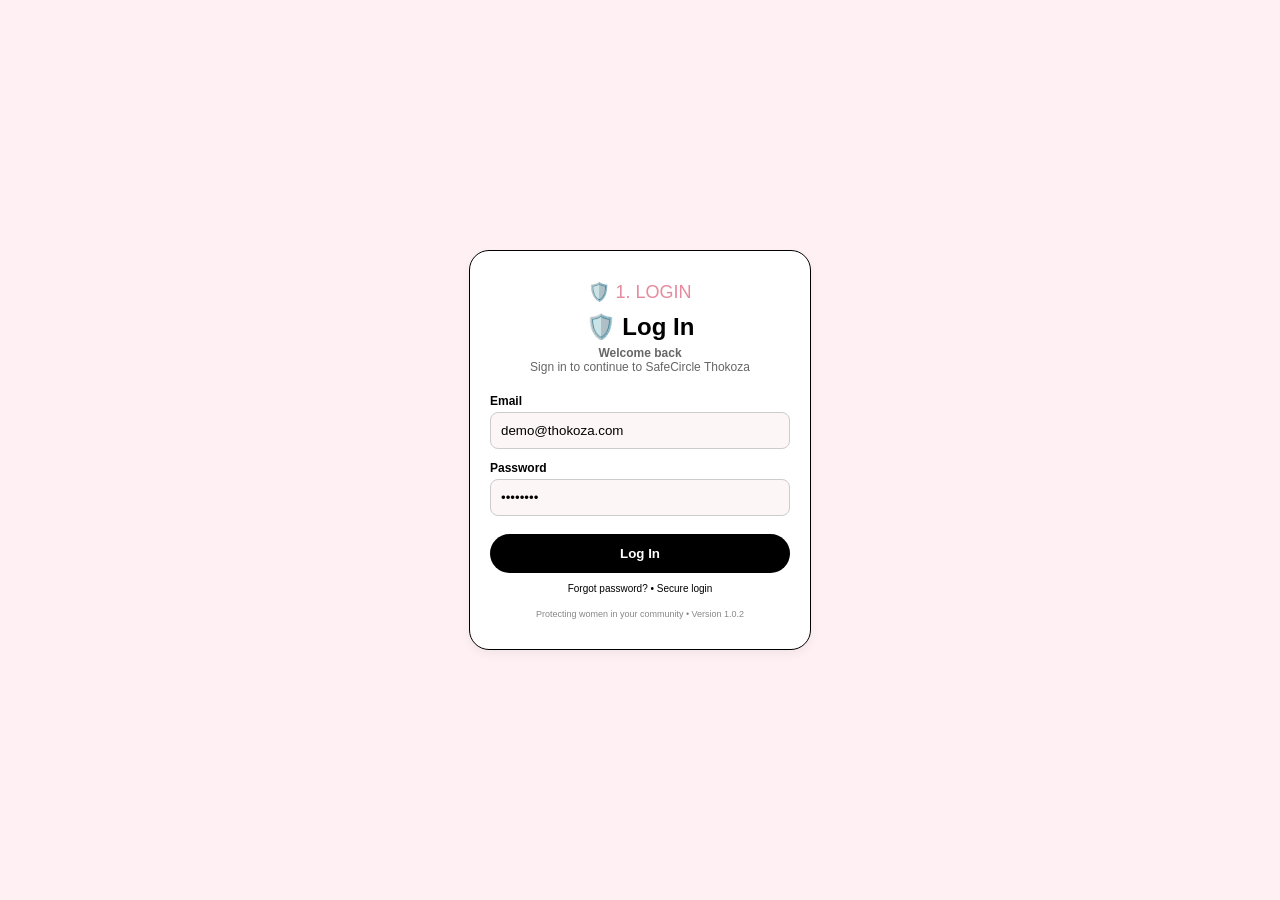
<file: index.html>
<!DOCTYPE html>
<html>
<head>
  <meta name="viewport" content="width=device-width, initial-scale=1.0">
  <title>SafeCircle Thokoza - Login</title>
  <style>
    body { margin:0; font-family: Arial; background: #fff0f3; display:flex; justify-content:center; align-items:center; min-height:100vh; }
    .card { background:white; width:300px; padding:30px 20px; border-radius:20px; border:1.5px solid #000; text-align:center; box-shadow:0 4px 10px rgba(0,0,0,0.05); }
    .shield { color:#e68a9e; font-size:18px; }
    h2 { margin:10px 0 5px; }
    p.small { font-size:12px; color:#666; margin:0 0 20px; }
    label { display:block; text-align:left; font-size:12px; margin:12px 0 4px; font-weight:bold; }
    input { width:100%; padding:10px; border-radius:8px; border:1px solid #ccc; background:#fdf6f6; box-sizing:border-box; }
    .btn { width:100%; background:black; color:white; padding:12px; border-radius:20px; border:none; margin-top:18px; font-weight:bold; cursor:pointer; }
    .links { font-size:10px; margin-top:10px; }
    .footer { font-size:9px; margin-top:15px; color:#888; }
  </style>
</head>
<body>
  <div class="card">
    <div class="shield">🛡️ 1. LOGIN</div>
    <h2>🛡️ Log In</h2>
    <p class="small"><b>Welcome back</b><br>Sign in to continue to SafeCircle Thokoza</p>
    
    <label>Email</label>
    <input type="email" value="demo@thokoza.com">
    
    <label>Password</label>
    <input type="password" value="Demo1234">
    
    <button class="btn" onclick="window.location.href='home.html'">Log In</button>
    
    <div class="links">Forgot password? • Secure login</div>
    <div class="footer">Protecting women in your community • Version 1.0.2</div>
  </div>
  <div id="contactList"></div>
<script>
let myContacts = JSON.parse(localStorage.getItem('myContacts')) || [];
function addContact(){
 let name=document.getElementById('contactName').value;
 let phone=document.getElementById('contactPhone').value;
 if(name && phone){
   myContacts.push({name:name, phone:phone});
   localStorage.setItem('myContacts', JSON.stringify(myContacts));
   alert(name+" saved!");
   location.reload();
 }
}
function showContacts(){
 let list=document.getElementById('contactList');
 if(list){
  list.innerHTML = myContacts.map(c => "<p>👤 "+c.name+" - "+c.phone+"</p>").join('');
 }
}
showContacts();
</script>
</body>
</html>
</file>
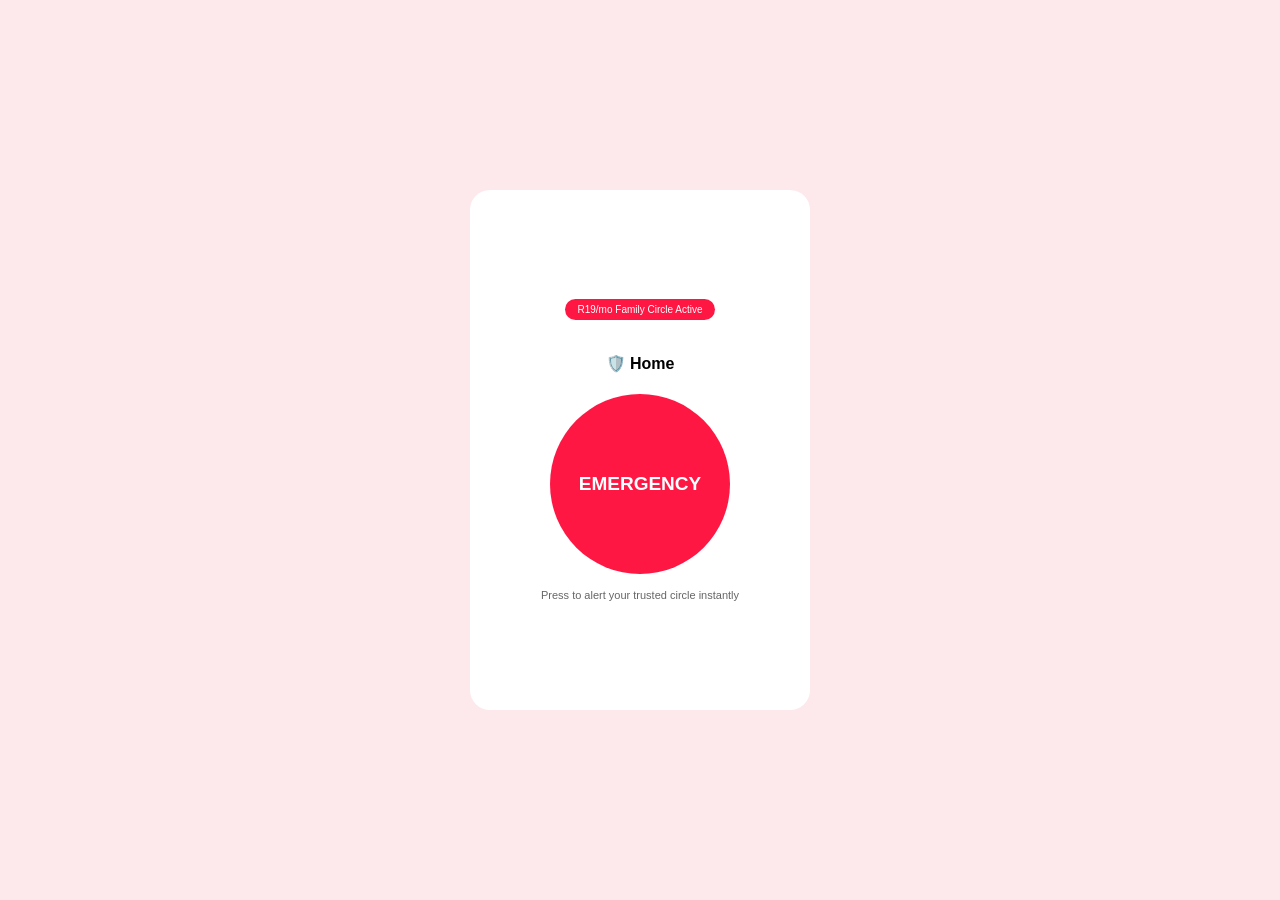
<file: home.html>
<!DOCTYPE html>
<html>
<head>
<meta name="viewport" content="width=device-width, initial-scale=1">
<style>
body{margin:0;background:#FDE8EC;display:flex;justify-content:center;align-items:center;height:100vh;font-family:sans-serif}
.phone{width:340px;height:520px;background:white;border-radius:20px;padding:18px;box-sizing:border-box;text-align:center;display:flex;flex-direction:column;justify-content:center;align-items:center}
.r19{background:#FF1744;color:white;font-size:10px;padding:5px 12px;border-radius:20px;margin-bottom:12px}
@keyframes pulse{0%{transform:scale(1);box-shadow:0 0 0 0 rgba(255,23,68,0.7)}70%{transform:scale(1.08);box-shadow:0 0 0 25px rgba(255,23,68,0)}100%{transform:scale(1);box-shadow:0 0 0 0 rgba(255,23,68,0)}}
.btn{width:180px;height:180px;background:#FF1744;color:white;border-radius:50%;border:none;font-size:19px;font-weight:bold;animation:pulse 1.8s infinite;cursor:pointer}
.small{font-size:11px;color:#666;margin-top:15px}
</style>
</head>
<body>
<div class="phone">
<span class="r19">R19/mo Family Circle Active</span>
<h4>🛡️ Home</h4>
<a href="sos-active.html" style="text-decoration:none"><button class="btn">EMERGENCY</button></a>
<div class="small">Press to alert your trusted circle instantly</div>
</div>
</body>
</html>
</file>
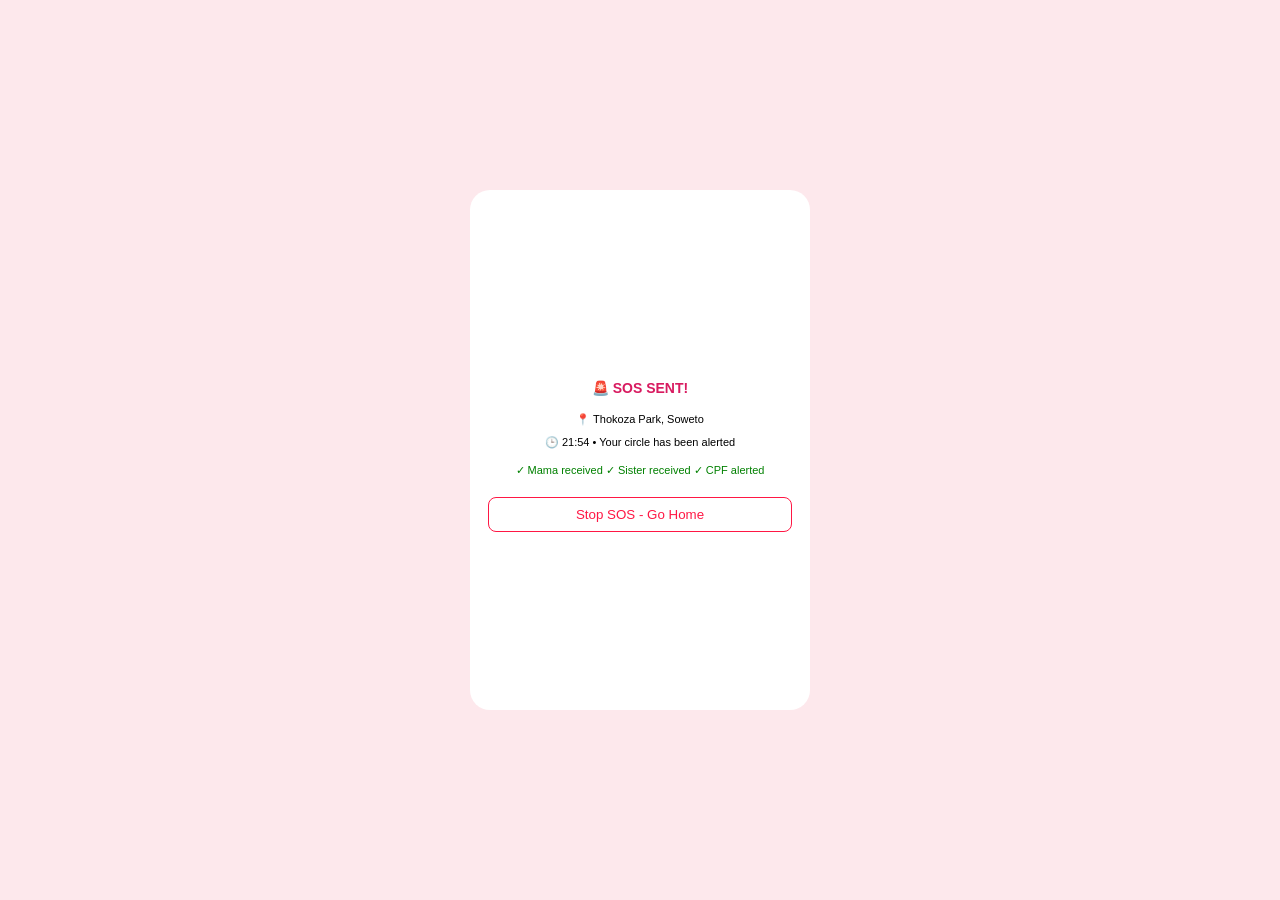
<file: sos.html>
<!DOCTYPE html>
<html>
<head>
<meta name="viewport" content="width=device-width, initial-scale=1">
<style>
body{margin:0;background:#FDE8EC;display:flex;justify-content:center;align-items:center;height:100vh;font-family:sans-serif}
.phone{width:340px;height:520px;background:white;border-radius:20px;padding:18px;box-sizing:border-box;text-align:center;display:flex;flex-direction:column;justify-content:center;align-items:center}
h2{color:#D81B60;font-size:14px}
p{font-size:11px;margin:5px 0}
.ok{color:green;font-size:11px;margin-top:10px}
.stop{width:100%;padding:9px;background:white;color:#FF1744;border:1px solid #FF1744;border-radius:8px;margin-top:15px}
</style>
</head>
<body>
<div class="phone">
<h2>🚨 SOS SENT!</h2>
<p>📍 Thokoza Park, Soweto</p>
<p>🕒 21:54 • Your circle has been alerted</p>
<p class="ok">✓ Mama received ✓ Sister received ✓ CPF alerted</p>
<a href="home.html" style="width:100%"><button class="stop">Stop SOS - Go Home</button></a>
</div>
</body>
</html>
</file>
